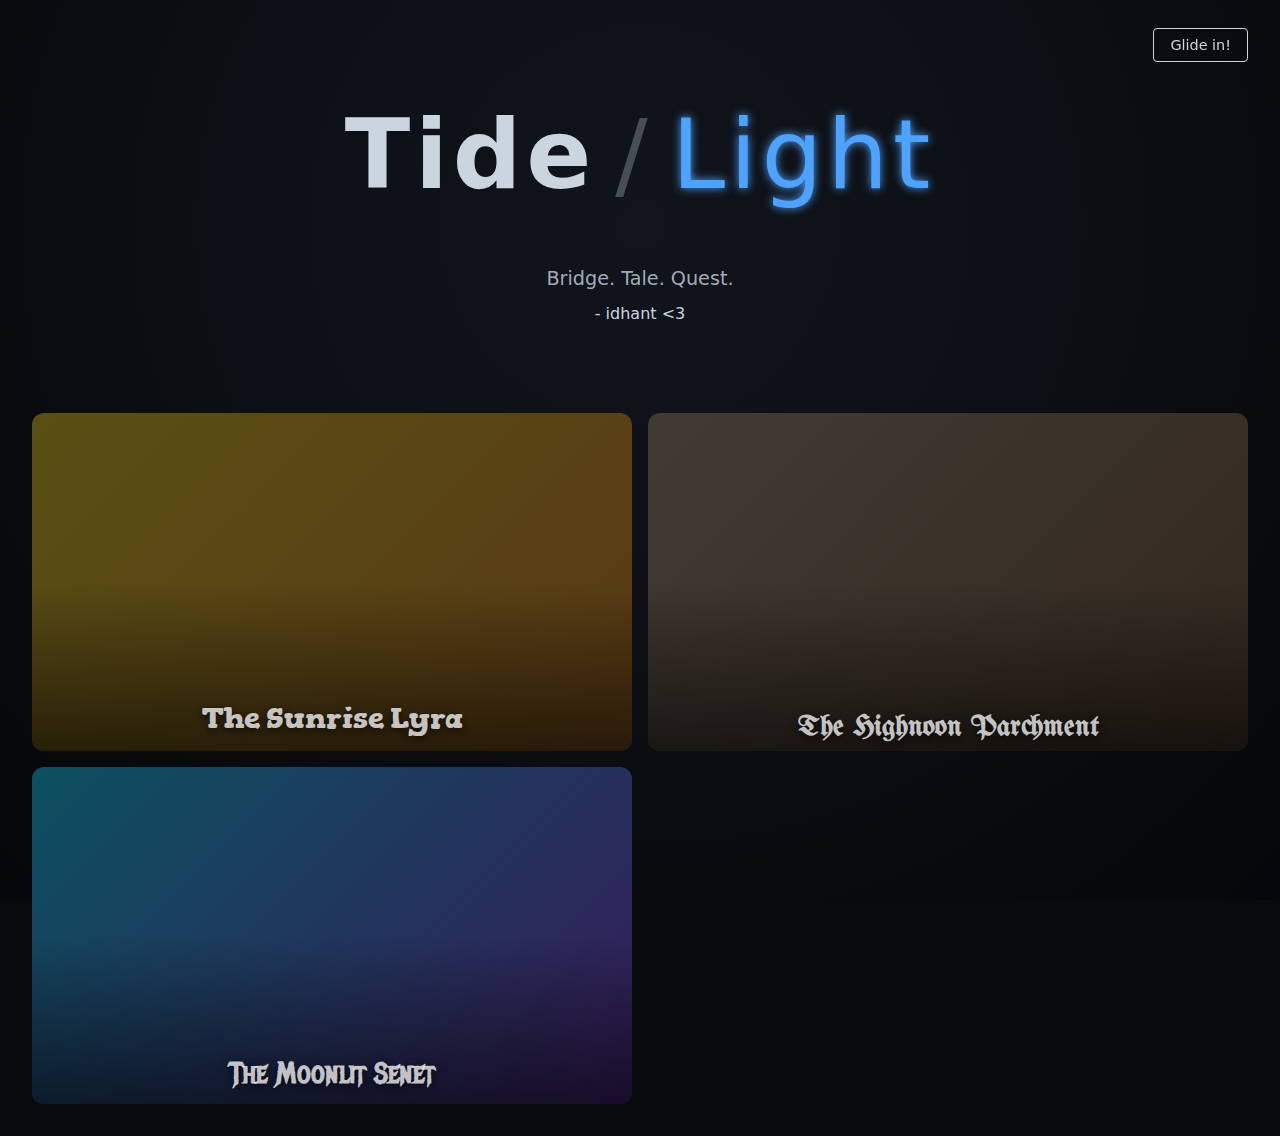
<file: index.html>
<!DOCTYPE html>
<html lang="en">
<head>
	<meta charset="utf-8" />
	<meta name="viewport" content="width=device-width,initial-scale=1" />
	<title>Tide/Light</title>
	<meta name="description" content="A daily rhythm of music, books, and games. Three blogs, one journey." />
	
	<!-- Open Graph / Social Media Preview -->
	<meta property="og:title" content="Tide/Light" />
	<meta property="og:description" content="Bridge. Tale. Quest." />
	<meta property="og:type" content="website" />
	<meta property="og:url" content="https://tidelight.vercel.app/" />
	<meta name="twitter:card" content="summary_large_image" />
	<meta name="twitter:title" content="Tide/Light" />
	<meta name="twitter:description" content="Bridge. Tale. Quest." />
	
	<!-- Google Fonts -->
	<link rel="preconnect" href="https://fonts.googleapis.com">
	<link rel="preconnect" href="https://fonts.gstatic.com" crossorigin>
	<link href="https://fonts.googleapis.com/css2?family=Gorditas&family=Metal+Mania&family=UnifrakturMaguntia&display=swap" rel="stylesheet">
	
	<!-- Styles -->
	<link rel="stylesheet" href="styles.css">
</head>

<body>
	<header class="top-right">
		<a href="pages/about.html">Glide in!</a>
	</header>

	<main class="hero">
		<h1>
			<span class="tide">Tide</span><span class="slash">/</span><span class="light">Light</span>
		</h1>
		<p class="tagline">
			Bridge. Tale. Quest.
		</p>
		<p class="signature">- idhant &lt;3</p>
	</main>

	<section class="sections">
		<div class="blog-cards">
			<a href="pages/sunrise-lyra.html" class="blog-card sunrise">
				<h2>The Sunrise Lyra</h2>
			</a>

			<a href="pages/highnoon-parchment.html" class="blog-card parchment">
				<h2>The Highnoon Parchment</h2>
			</a>

			<a href="pages/moonlit-senet.html" class="blog-card senet">
				<h2>The Moonlit Senet</h2>
			</a>
		</div>
	</section>

	<script>
		// Manual theme switchers
		function setTideMode() {
			document.body.classList.add('tide-mode');
			document.body.classList.remove('light-mode');
			localStorage.setItem('theme', 'tide');
		}

		function setLightMode() {
			document.body.classList.add('light-mode');
			document.body.classList.remove('tide-mode');
			localStorage.setItem('theme', 'light');
		}

		// Time-based theme switcher (only if no manual preference)
		function setThemeBasedOnTime() {
			const savedTheme = localStorage.getItem('theme');
			if (savedTheme) {
				// Use saved preference
				if (savedTheme === 'tide') {
					document.body.classList.add('tide-mode');
					document.body.classList.remove('light-mode');
				} else {
					document.body.classList.add('light-mode');
					document.body.classList.remove('tide-mode');
				}
			} else {
				// Use time-based switching
				const hour = new Date().getHours();
				const isLightMode = hour >= 6 && hour < 18;
				
				if (isLightMode) {
					document.body.classList.add('light-mode');
					document.body.classList.remove('tide-mode');
				} else {
					document.body.classList.add('tide-mode');
					document.body.classList.remove('light-mode');
				}
			}
		}

		// Set theme on load
		setThemeBasedOnTime();

		// Add click handlers to Tide/Light text
		document.addEventListener('DOMContentLoaded', () => {
			const tideSpan = document.querySelector('.hero h1 .tide');
			const lightSpan = document.querySelector('.hero h1 .light');

			if (tideSpan) {
				tideSpan.addEventListener('click', setTideMode);
			}

			if (lightSpan) {
				lightSpan.addEventListener('click', setLightMode);
			}
		});
	</script>
</body>
</html>
</file>
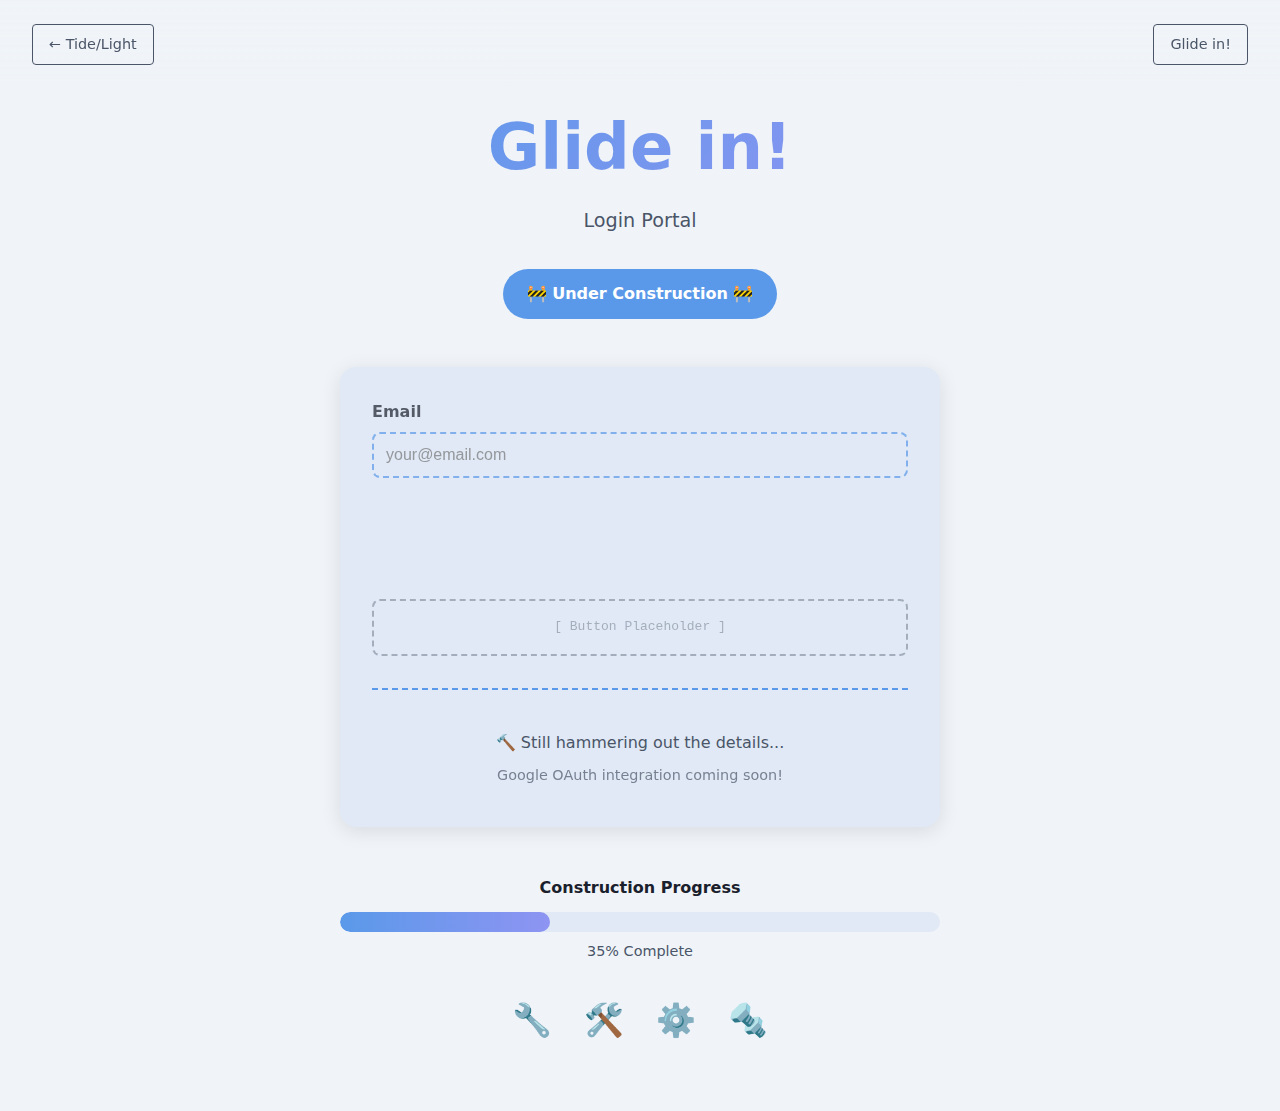
<file: pages/about.html>
<!DOCTYPE html>
<html lang="en">
<head>
	<meta charset="utf-8" />
	<meta name="viewport" content="width=device-width,initial-scale=1" />
	<title>Glide in! - Under Construction</title>
	<meta name="description" content="Login page under construction" />
	
	<!-- Google Fonts -->
	<link rel="preconnect" href="https://fonts.googleapis.com">
	<link rel="preconnect" href="https://fonts.gstatic.com" crossorigin>
	<link href="https://fonts.googleapis.com/css2?family=Gorditas&family=Metal+Mania&family=UnifrakturMaguntia&display=swap" rel="stylesheet">
	
	<!-- Styles -->
	<link rel="stylesheet" href="../styles.css">
	<link rel="stylesheet" href="../assets/under-construction.css">
</head>

<body>
	<header class="top-nav">
		<a href="../index.html" class="home-link">← Tide/Light</a>
		<a href="about.html" class="about-link">Glide in!</a>
	</header>

	<main class="construction-page">
		<div class="construction-content">
			<h1 class="construction-title">Glide in!</h1>
			<p class="construction-subtitle">Login Portal</p>
			
			<div class="status-badge">🚧 Under Construction 🚧</div>
			
			<!-- Half-built login form -->
			<div class="login-container">
				<div class="form-element partial">
					<label for="email">Email</label>
					<input type="email" id="email" placeholder="your@email.com" disabled>
				</div>
				
				<div class="form-element skeleton">
					<div class="skeleton-label"></div>
					<div class="skeleton-input"></div>
				</div>
				
				<div class="form-element wireframe">
					<div class="wireframe-box">
						<span>[ Button Placeholder ]</span>
					</div>
				</div>
				
				<div class="construction-note">
					<p>🔨 Still hammering out the details...</p>
					<p class="small-text">Google OAuth integration coming soon!</p>
				</div>
			</div>
			
			<!-- Progress indicator -->
			<div class="progress-section">
				<p class="progress-label">Construction Progress</p>
				<div class="progress-bar">
					<div class="progress-fill" style="width: 35%"></div>
				</div>
				<p class="progress-text">35% Complete</p>
			</div>
			
			<div class="tools-section">
				<span class="tool">🔧</span>
				<span class="tool">🛠️</span>
				<span class="tool">⚙️</span>
				<span class="tool">🔩</span>
			</div>
		</div>
	</main>

	<script>
		// Force light mode only for about page
		document.body.classList.add('light-mode');
		document.body.classList.remove('tide-mode');

		// Animate tools
		document.addEventListener('DOMContentLoaded', () => {
			const tools = document.querySelectorAll('.tool');
			tools.forEach((tool, index) => {
				setInterval(() => {
					tool.style.transform = `translateY(-5px) rotate(${Math.random() * 20 - 10}deg)`;
					setTimeout(() => {
						tool.style.transform = 'translateY(0) rotate(0deg)';
					}, 300);
				}, 2000 + index * 500);
			});
		});
	</script>
</body>
</html>
</file>
<file: styles.css>
/*
  Tide/Light Landing Page Styles
  Complete standalone CSS for Webflow/external use
*/

/* CSS Reset & Base */
* {
	box-sizing: border-box;
	margin: 0;
	padding: 0;
}

body {
	font-family: system-ui, -apple-system, BlinkMacSystemFont, 'Segoe UI', Roboto, sans-serif;
	transition: background-color 0.3s ease, color 0.3s ease;
	line-height: 1.6;
}

/* Background Image URLs - Update these with your own images */
:root {
	--sunrise-img: url('https://static.vecteezy.com/system/resources/thumbnails/054/316/154/small/a-record-player-sits-on-a-table-next-to-a-window-the-room-is-filled-with-plants-and-a-lamp-photo.jpg');
	--parchment-img: url('https://static.vecteezy.com/system/resources/previews/027/712/539/non_2x/stack-of-old-books-with-glasses-on-wooden-background-education-concept-a-vintage-pile-of-five-old-brown-leather-books-with-eye-glasses-on-a-wood-table-ai-generated-free-photo.jpg');
	--senet-img: url('https://i.redd.it/5xhvr6qkw5f31.jpg');
}

/* Light Mode (Daylight Sunset) - Default */
body.light-mode {
	--bg-primary: #F0F4F8; /* Silver-cloud background */
	--bg-secondary: #E0E9F5;
	--card-bg: #E0E9F5;
	--text-primary: #1A202C;
	--text-secondary: #4A5568;
	--accent: #5A99E9;
	--accent-hover: #8E94F2;
	--logo-tide: #1A202C;
	--logo-light: #5A99E9; /* Gradient start */
	--logo-light-2: #8E94F2; /* Gradient end */
	--tagline: #4A5568;
	--whimsical-highlight: #FDFCF0;
}

/* Tide Mode (Obsidian Void) - Dark */
body.tide-mode {
	--bg-primary: #080A0C; /* Obsidian */
	--bg-secondary: #11151D; /* Midnight steel blue */
	--card-bg: #11151D;
	--text-primary: #CBD5E0; /* Soft chrome */
	--text-secondary: #CBD5E0;
	--accent: #9F67FF; /* Ultraviolet */
	--accent-hover: #B894FF;
	--logo-tide: #CBD5E0;
	--logo-light: #4FA3FF; /* Supergirl blue */
	--logo-light-2: #4FA3FF;
	--tagline: rgba(203, 213, 224, 0.8);
	--whimsical-highlight: rgba(159, 103, 255, 0.15);
}

body {
	background-color: var(--bg-primary);
	color: var(--text-primary);
}

/* Tide mode radial gradient background */
body.tide-mode {
	background-color: #080A0C;
	background-image: radial-gradient(circle at 50% 25%, rgba(32, 40, 56, 0.35) 0%, rgba(16, 20, 28, 0.55) 45%, #080A0C 75%, #05070A 100%);
	background-attachment: fixed;
}

/* Top right navigation button */
.top-right {
	position: fixed;
	top: 2rem;
	right: 2rem;
	z-index: 1000;
}

.top-right a {
	color: var(--text-secondary);
	text-decoration: none;
	font-size: 0.9rem;
	padding: 0.5rem 1rem;
	border: 1px solid var(--text-secondary);
	border-radius: 4px;
	transition: all 0.2s ease;
}

.top-right a:hover {
	color: var(--accent);
	border-color: var(--accent);
}

/* Hero Section */
.hero {
	min-height: 45vh;
	display: flex;
	flex-direction: column;
	justify-content: center;
	align-items: center;
	text-align: center;
	padding: 1rem;
}

.hero h1 {
	font-size: clamp(3rem, 10vw, 6rem);
	font-weight: 300;
	letter-spacing: 0.05em;
	margin-bottom: 1rem;
}

.hero h1 .tide {
	font-weight: 700;
	color: var(--logo-tide);
	cursor: pointer;
	transition: opacity 0.2s ease;
}

.hero h1 .tide:hover {
	opacity: 0.7;
}

.hero h1 .slash {
	opacity: 0.3;
	margin: 0 0.2em;
}

.hero h1 .light {
	font-weight: 300;
	background: linear-gradient(to right, var(--logo-light), var(--logo-light-2));
	color: transparent;
	-webkit-background-clip: text;
	background-clip: text;
	text-shadow: 0 0 8px #FFFFFF;
	cursor: pointer;
	transition: opacity 0.2s ease;
}

.hero h1 .light:hover {
	opacity: 0.7;
}

body.tide-mode .hero h1 .light {
	text-shadow: 0 0 10px #4FA3FF;
}

.tagline {
	font-size: 1.2rem;
	color: var(--tagline);
	max-width: 600px;
	margin-top: 1rem;
}

.signature {
	margin-top: 0.35rem;
	color: var(--text-secondary);
	font-size: 1rem;
}

/* Blog Cards Section */
.sections {
	padding: 0.5rem 2rem 2rem;
	max-width: 1400px;
	margin: 0 auto;
}

.blog-cards {
	display: grid;
	grid-template-columns: repeat(auto-fit, minmax(400px, 1fr));
	gap: 1rem;
	margin-bottom: 0;
}

.blog-card {
	padding: 1rem 1.4rem 0.4rem;
	aspect-ratio: 16 / 9;
	background: var(--card-bg);
	background-size: cover;
	background-position: center;
	border-radius: 12px;
	text-align: center;
	cursor: pointer;
	transition: transform 0.2s ease, box-shadow 0.2s ease;
	text-decoration: none;
	color: inherit;
	display: flex;
	flex-direction: column;
	justify-content: flex-end;
	align-items: center;
	position: relative;
	overflow: hidden;
}

/* Dark gradient overlay at bottom of cards */
.blog-card::after {
	content: '';
	position: absolute;
	inset: 0;
	background: linear-gradient(180deg, transparent 50%, rgba(0, 0, 0, 0.55) 100%);
	z-index: 1;
}

.blog-card:hover {
	transform: translateY(-5px);
	box-shadow: 0 10px 30px rgba(0, 0, 0, 0.2);
}

.blog-card h2 {
	font-size: 1.8rem;
	margin-bottom: 0.05rem;
	position: relative;
	z-index: 2;
	text-shadow: 0 2px 8px rgba(0, 0, 0, 0.7);
	color: rgba(255, 255, 255, 0.75);
}

/* Sunrise Lyra - Gorditas font */
.blog-card.sunrise h2 {
	font-family: 'Gorditas', cursive;
	letter-spacing: 0;
	transform: translateY(-2px);
}

/* Highnoon Parchment - UnifrakturMaguntia font */
.blog-card.parchment h2 {
	font-family: 'UnifrakturMaguntia', serif;
	line-height: 0.8;
	transform: translateY(-4px);
}

/* Moonlit Senet - Metal Mania font */
.blog-card.senet h2 {
	font-family: 'Metal Mania', cursive;
}

/* Card-specific backgrounds and color overlays */
.blog-card.sunrise {
	background-image: var(--sunrise-img);
}

.blog-card.sunrise::before {
	content: '';
	position: absolute;
	inset: 0;
	background: linear-gradient(135deg, rgba(255, 215, 0, 0.3), rgba(255, 140, 0, 0.3));
	z-index: 1;
}

.blog-card.parchment {
	background-image: var(--parchment-img);
}

.blog-card.parchment::before {
	content: '';
	position: absolute;
	inset: 0;
	background: linear-gradient(135deg, rgba(139, 115, 85, 0.4), rgba(101, 67, 33, 0.4));
	z-index: 1;
}

.blog-card.senet {
	background-image: var(--senet-img);
}

.blog-card.senet::before {
	content: '';
	position: absolute;
	inset: 0;
	background: linear-gradient(135deg, rgba(0, 217, 255, 0.3), rgba(138, 43, 226, 0.3));
	z-index: 1;
}

/* Responsive Design */
@media (max-width: 768px) {
	.hero h1 {
		font-size: 3rem;
	}

	.blog-cards {
		grid-template-columns: 1fr;
	}
}

/* Accessibility */
:focus-visible {
	outline: 2px solid var(--accent);
	outline-offset: 2px;
}

/* Smooth scrolling */
html {
	scroll-behavior: smooth;
}
</file>
<file: assets/under-construction.css>
/*
  Under Construction Page Styles
  For the Glide in! login page
*/

/* Top Navigation */
.top-nav {
	position: fixed;
	top: 0;
	left: 0;
	right: 0;
	z-index: 1000;
	display: flex;
	justify-content: space-between;
	align-items: center;
	padding: 1.5rem 2rem;
	background: linear-gradient(180deg, var(--bg-primary) 0%, transparent 100%);
}

.top-nav a {
	color: var(--text-secondary);
	text-decoration: none;
	font-size: 0.9rem;
	padding: 0.5rem 1rem;
	border: 1px solid var(--text-secondary);
	border-radius: 4px;
	transition: all 0.2s ease;
}

.top-nav a:hover {
	color: var(--accent);
	border-color: var(--accent);
}

/* Construction Page Layout */
.construction-page {
	min-height: 100vh;
	display: flex;
	align-items: center;
	justify-content: center;
	padding: 6rem 2rem 4rem;
}

.construction-content {
	max-width: 600px;
	width: 100%;
	text-align: center;
}

/* Title */
.construction-title {
	font-size: 4rem;
	font-weight: 700;
	background: linear-gradient(135deg, var(--logo-light), var(--logo-light-2));
	-webkit-background-clip: text;
	background-clip: text;
	-webkit-text-fill-color: transparent;
	margin-bottom: 0.5rem;
	animation: glow 2s ease-in-out infinite alternate;
}

@keyframes glow {
	from {
		filter: drop-shadow(0 0 10px rgba(79, 163, 255, 0.3));
	}
	to {
		filter: drop-shadow(0 0 20px rgba(79, 163, 255, 0.6));
	}
}

.construction-subtitle {
	font-size: 1.2rem;
	color: var(--text-secondary);
	margin-bottom: 2rem;
}

/* Status Badge */
.status-badge {
	display: inline-block;
	padding: 0.75rem 1.5rem;
	background: var(--accent);
	color: white;
	border-radius: 50px;
	font-weight: 600;
	margin-bottom: 3rem;
	animation: pulse 2s ease-in-out infinite;
}

@keyframes pulse {
	0%, 100% {
		transform: scale(1);
	}
	50% {
		transform: scale(1.05);
	}
}

/* Half-built Login Form */
.login-container {
	background: var(--card-bg);
	border-radius: 16px;
	padding: 2rem;
	margin-bottom: 3rem;
	box-shadow: 0 4px 20px rgba(0, 0, 0, 0.1);
}

body.tide-mode .login-container {
	box-shadow: 0 4px 30px rgba(159, 103, 255, 0.2);
}

.form-element {
	margin-bottom: 1.5rem;
	text-align: left;
}

/* Partial - Half complete */
.form-element.partial {
	opacity: 0.7;
}

.form-element label {
	display: block;
	margin-bottom: 0.5rem;
	color: var(--text-primary);
	font-weight: 600;
}

.form-element input {
	width: 100%;
	padding: 0.75rem;
	border: 2px dashed var(--accent);
	border-radius: 8px;
	background: var(--bg-secondary);
	color: var(--text-primary);
	font-size: 1rem;
}

/* Skeleton - Loading state */
.form-element.skeleton {
	opacity: 0.5;
}

.skeleton-label {
	height: 20px;
	width: 100px;
	background: linear-gradient(90deg, var(--bg-secondary) 25%, var(--card-bg) 50%, var(--bg-secondary) 75%);
	background-size: 200% 100%;
	border-radius: 4px;
	margin-bottom: 0.5rem;
	animation: skeleton-loading 1.5s ease-in-out infinite;
}

.skeleton-input {
	height: 45px;
	width: 100%;
	background: linear-gradient(90deg, var(--bg-secondary) 25%, var(--card-bg) 50%, var(--bg-secondary) 75%);
	background-size: 200% 100%;
	border-radius: 8px;
	animation: skeleton-loading 1.5s ease-in-out infinite;
}

@keyframes skeleton-loading {
	0% {
		background-position: 200% 0;
	}
	100% {
		background-position: -200% 0;
	}
}

/* Wireframe - Blueprint style */
.form-element.wireframe {
	opacity: 0.4;
}

.wireframe-box {
	border: 2px dashed var(--text-secondary);
	padding: 1rem;
	border-radius: 8px;
	color: var(--text-secondary);
	font-family: monospace;
	text-align: center;
}

/* Construction Note */
.construction-note {
	margin-top: 2rem;
	padding-top: 2rem;
	border-top: 2px dashed var(--accent);
	color: var(--text-secondary);
}

.construction-note p {
	margin: 0.5rem 0;
}

.small-text {
	font-size: 0.9rem;
	opacity: 0.7;
}

/* Progress Section */
.progress-section {
	margin-bottom: 2rem;
}

.progress-label {
	color: var(--text-primary);
	font-weight: 600;
	margin-bottom: 0.75rem;
}

.progress-bar {
	width: 100%;
	height: 20px;
	background: var(--bg-secondary);
	border-radius: 10px;
	overflow: hidden;
	margin-bottom: 0.5rem;
}

.progress-fill {
	height: 100%;
	background: linear-gradient(90deg, var(--accent), var(--accent-hover));
	border-radius: 10px;
	transition: width 0.3s ease;
	animation: progress-shine 2s ease-in-out infinite;
}

@keyframes progress-shine {
	0%, 100% {
		opacity: 1;
	}
	50% {
		opacity: 0.8;
	}
}

.progress-text {
	color: var(--text-secondary);
	font-size: 0.9rem;
}

/* Tools Section */
.tools-section {
	display: flex;
	justify-content: center;
	gap: 2rem;
	font-size: 2rem;
}

.tool {
	display: inline-block;
	transition: transform 0.3s ease;
}

/* Responsive */
@media (max-width: 768px) {
	.construction-title {
		font-size: 3rem;
	}

	.login-container {
		padding: 1.5rem;
	}

	.tools-section {
		gap: 1rem;
		font-size: 1.5rem;
	}
}
</file>
